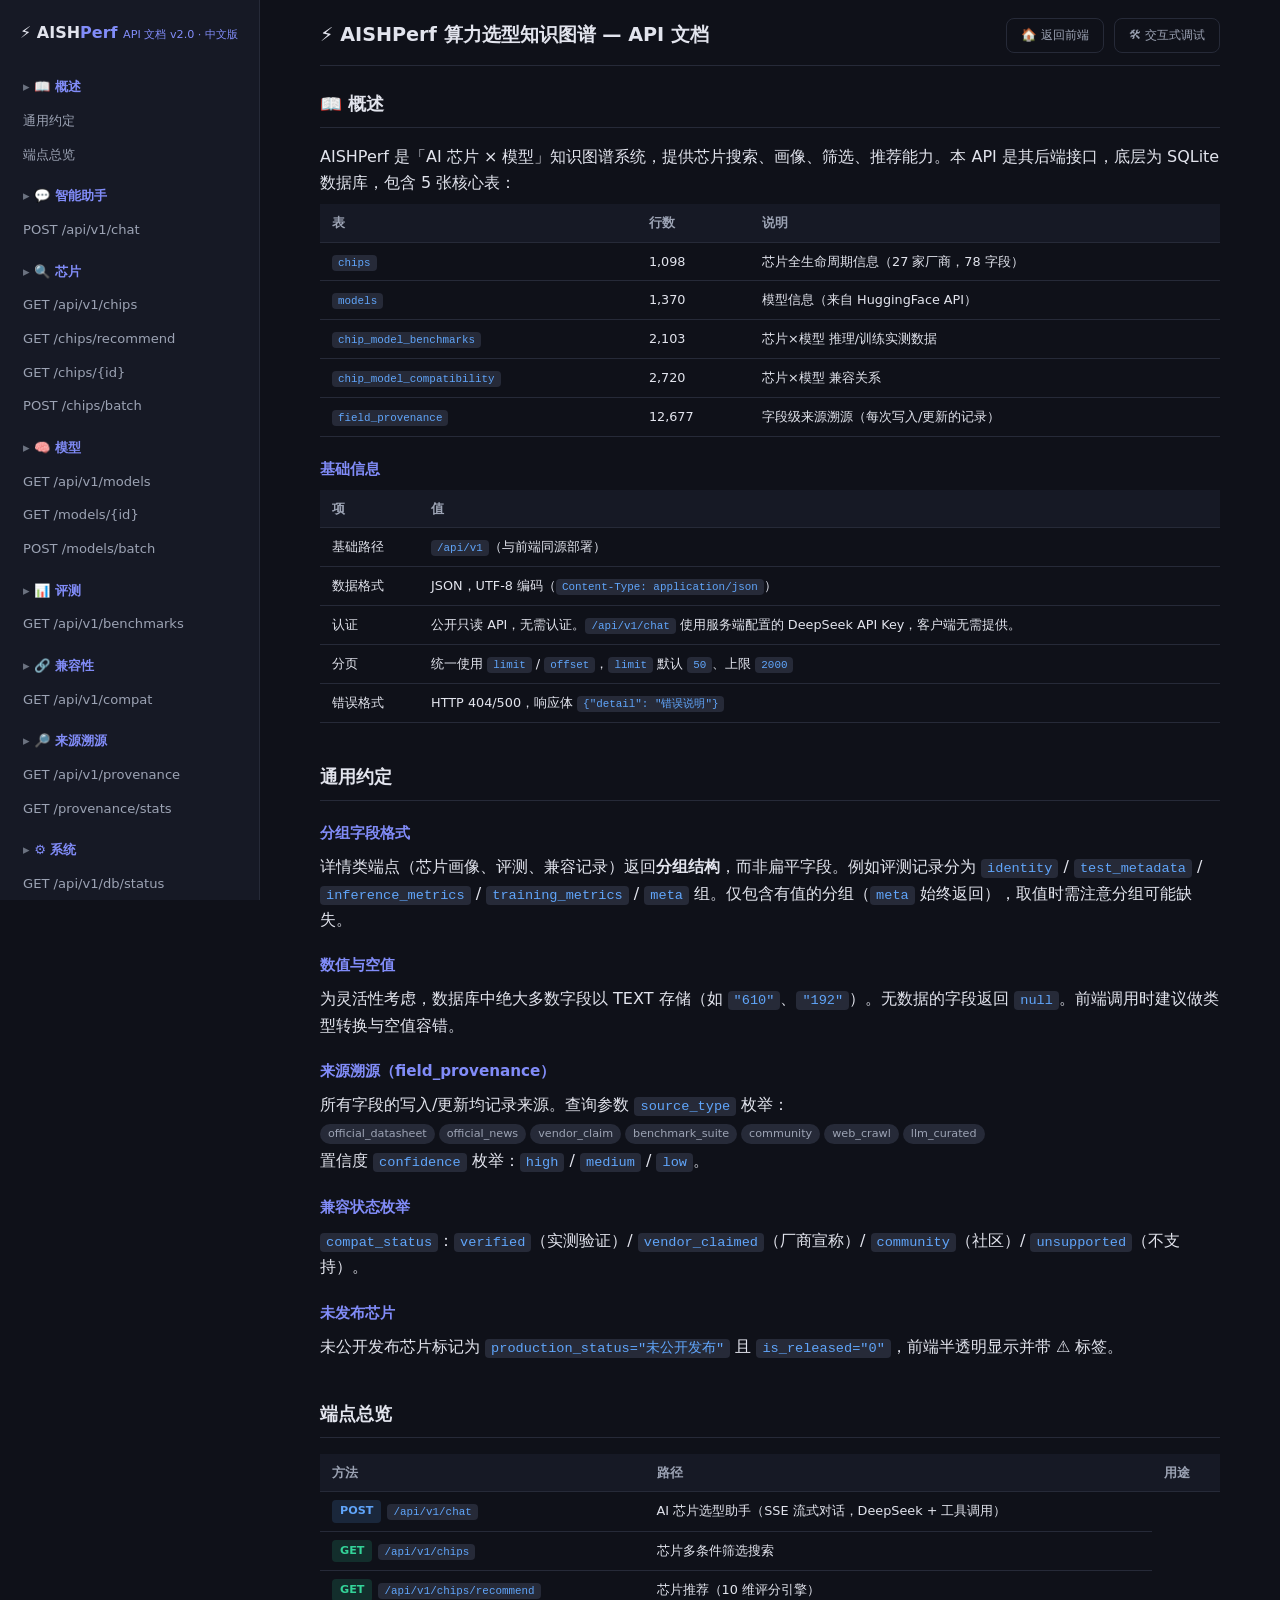
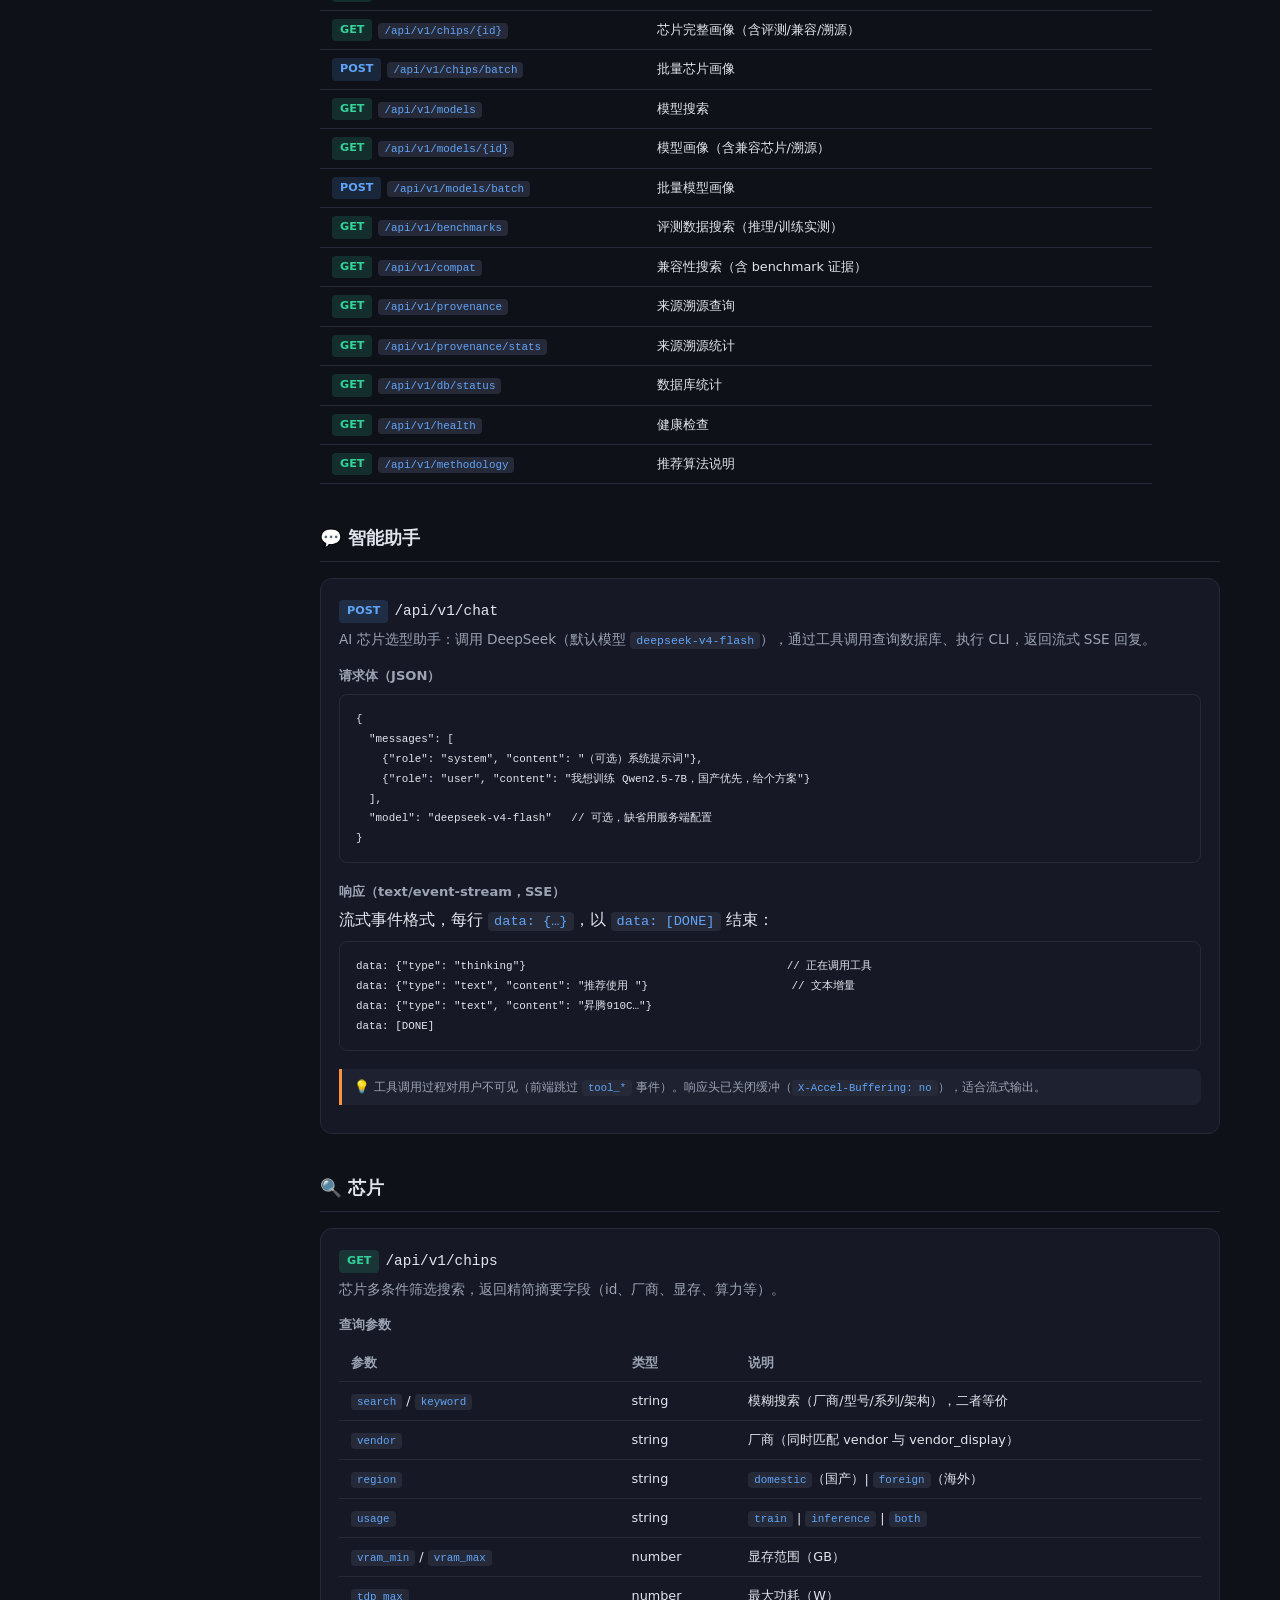
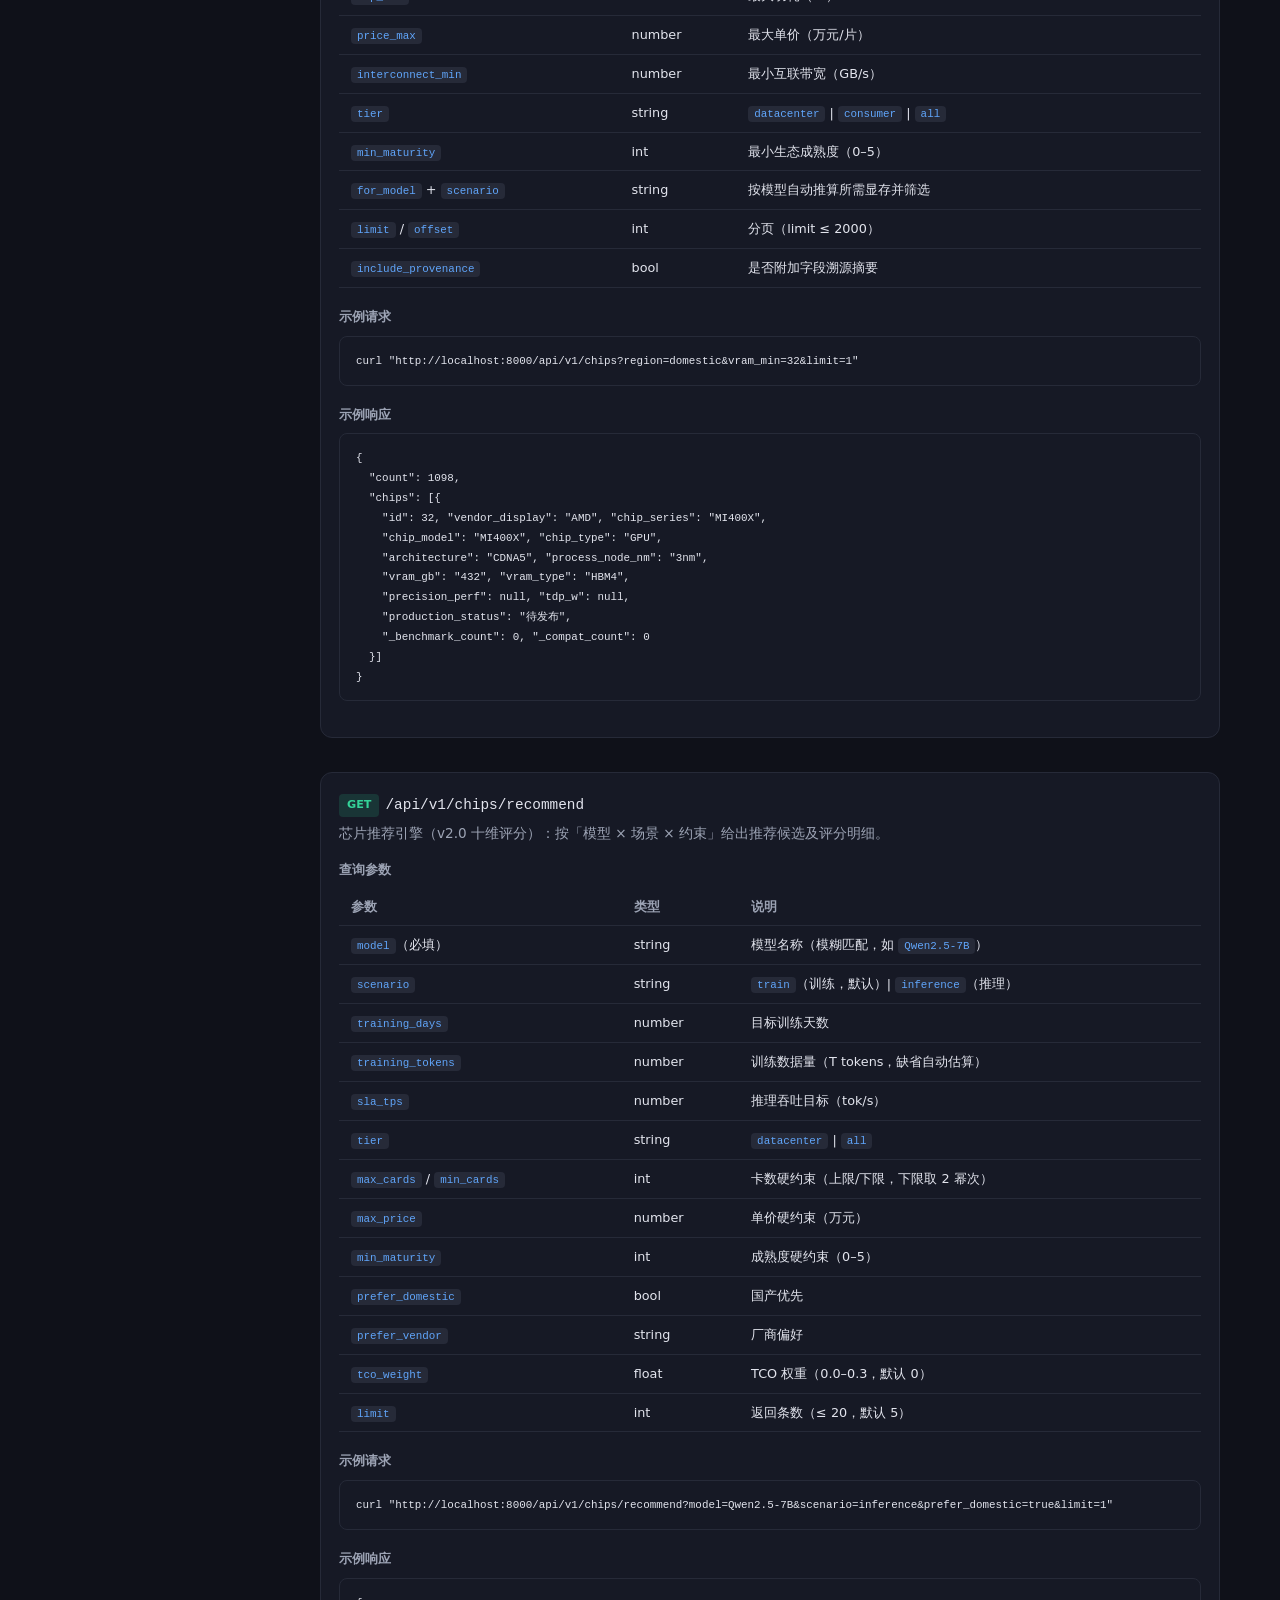
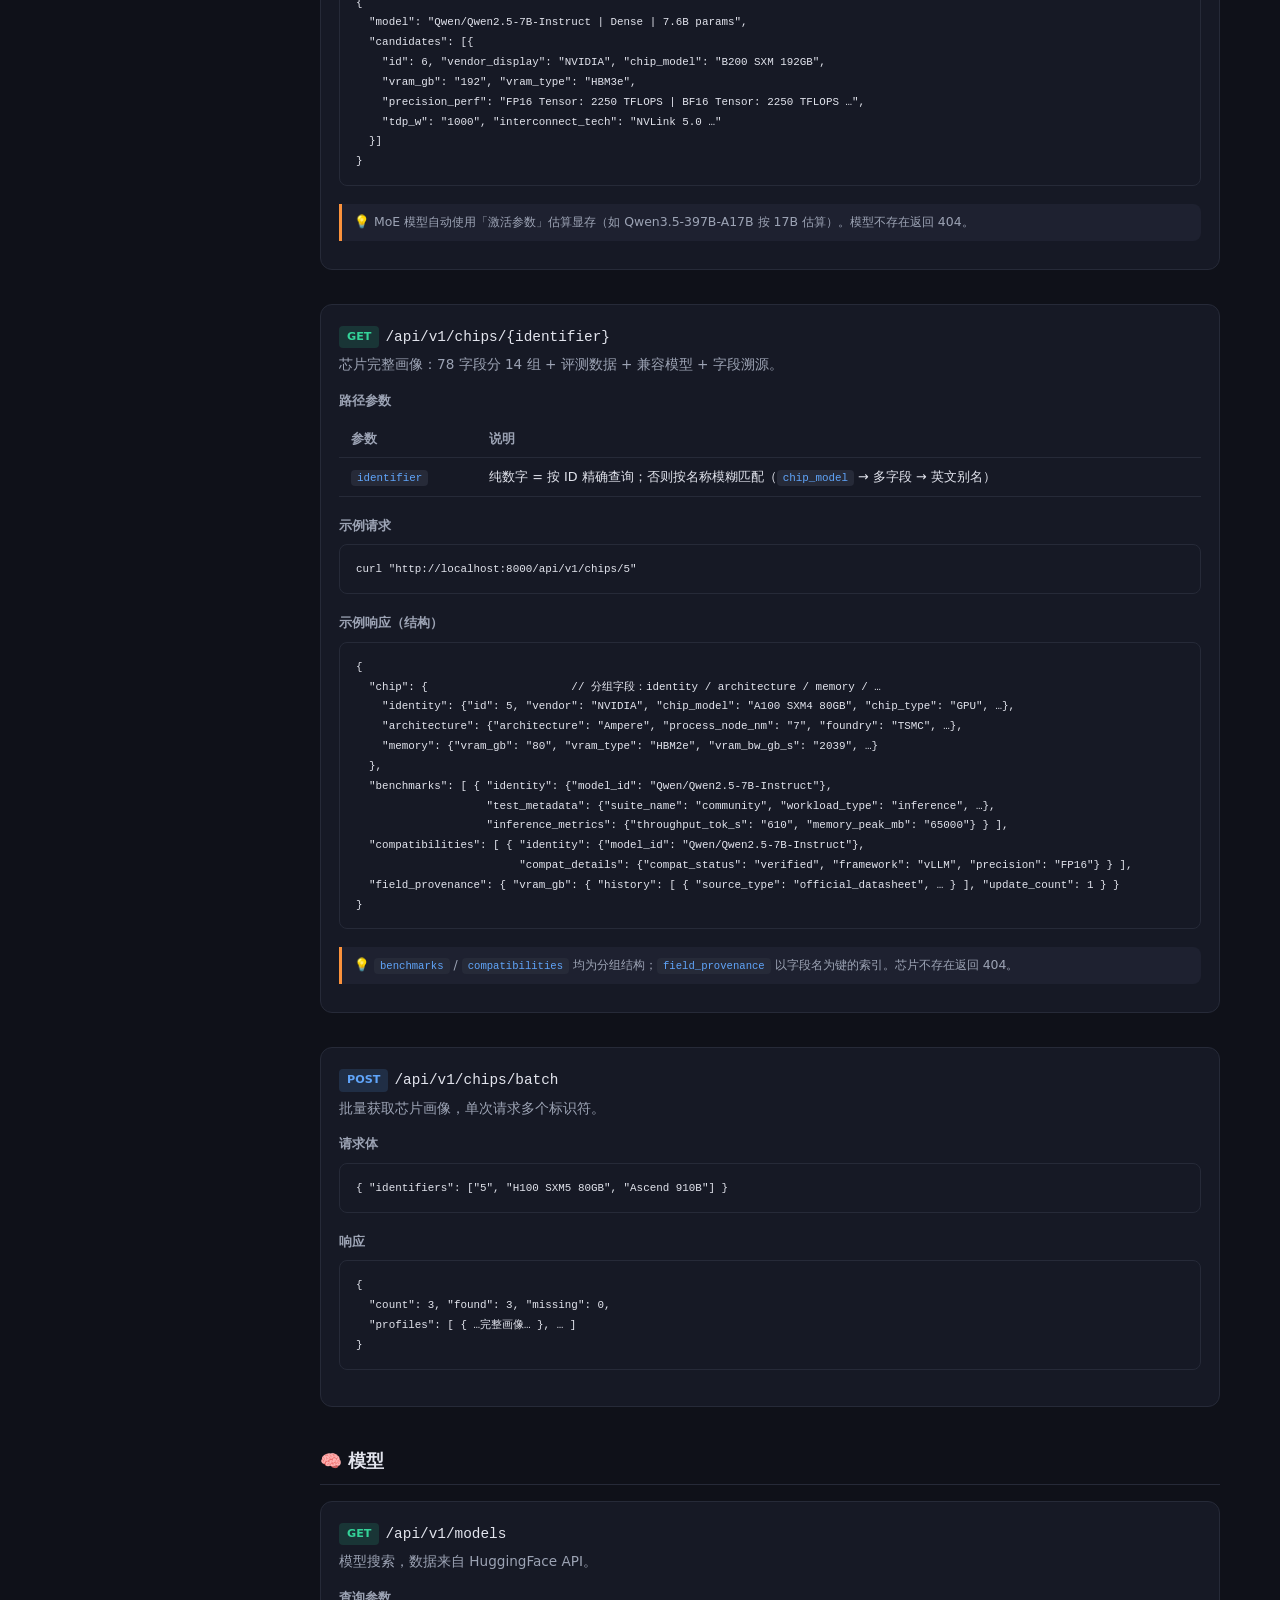
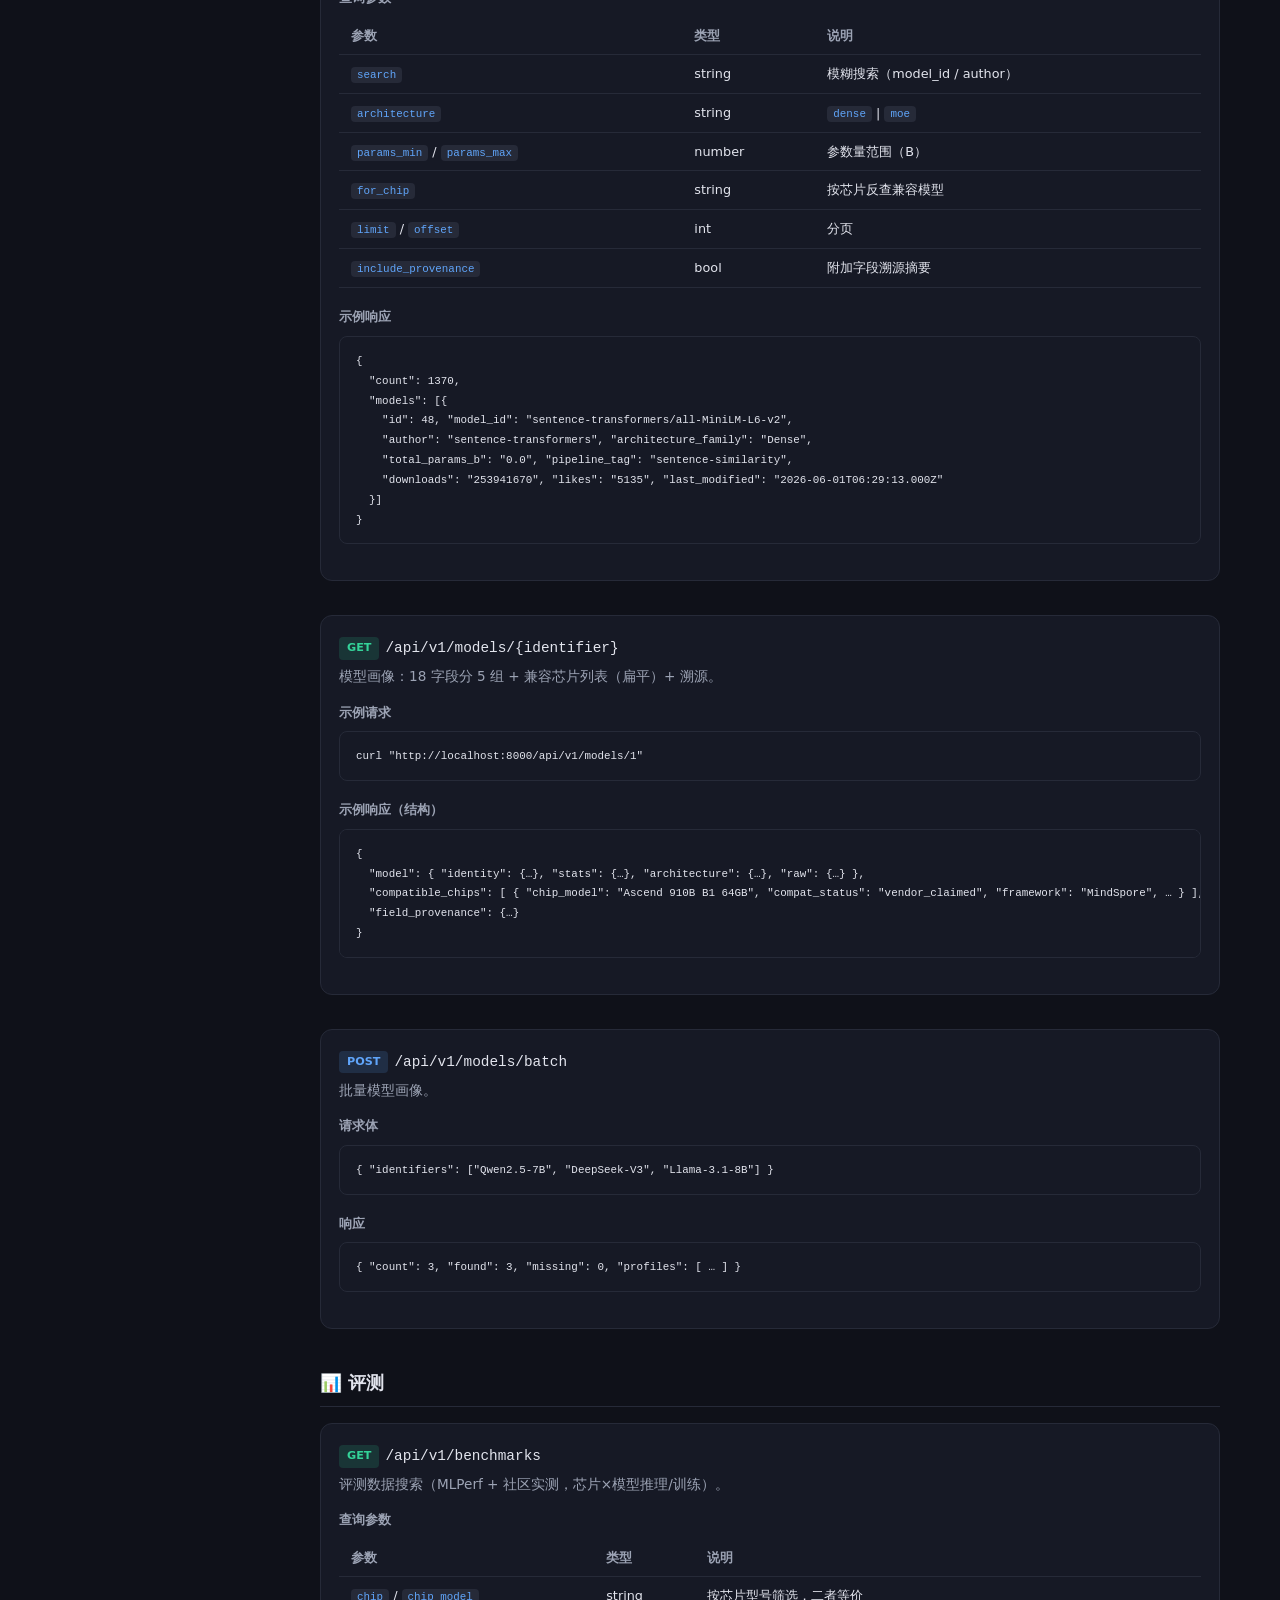
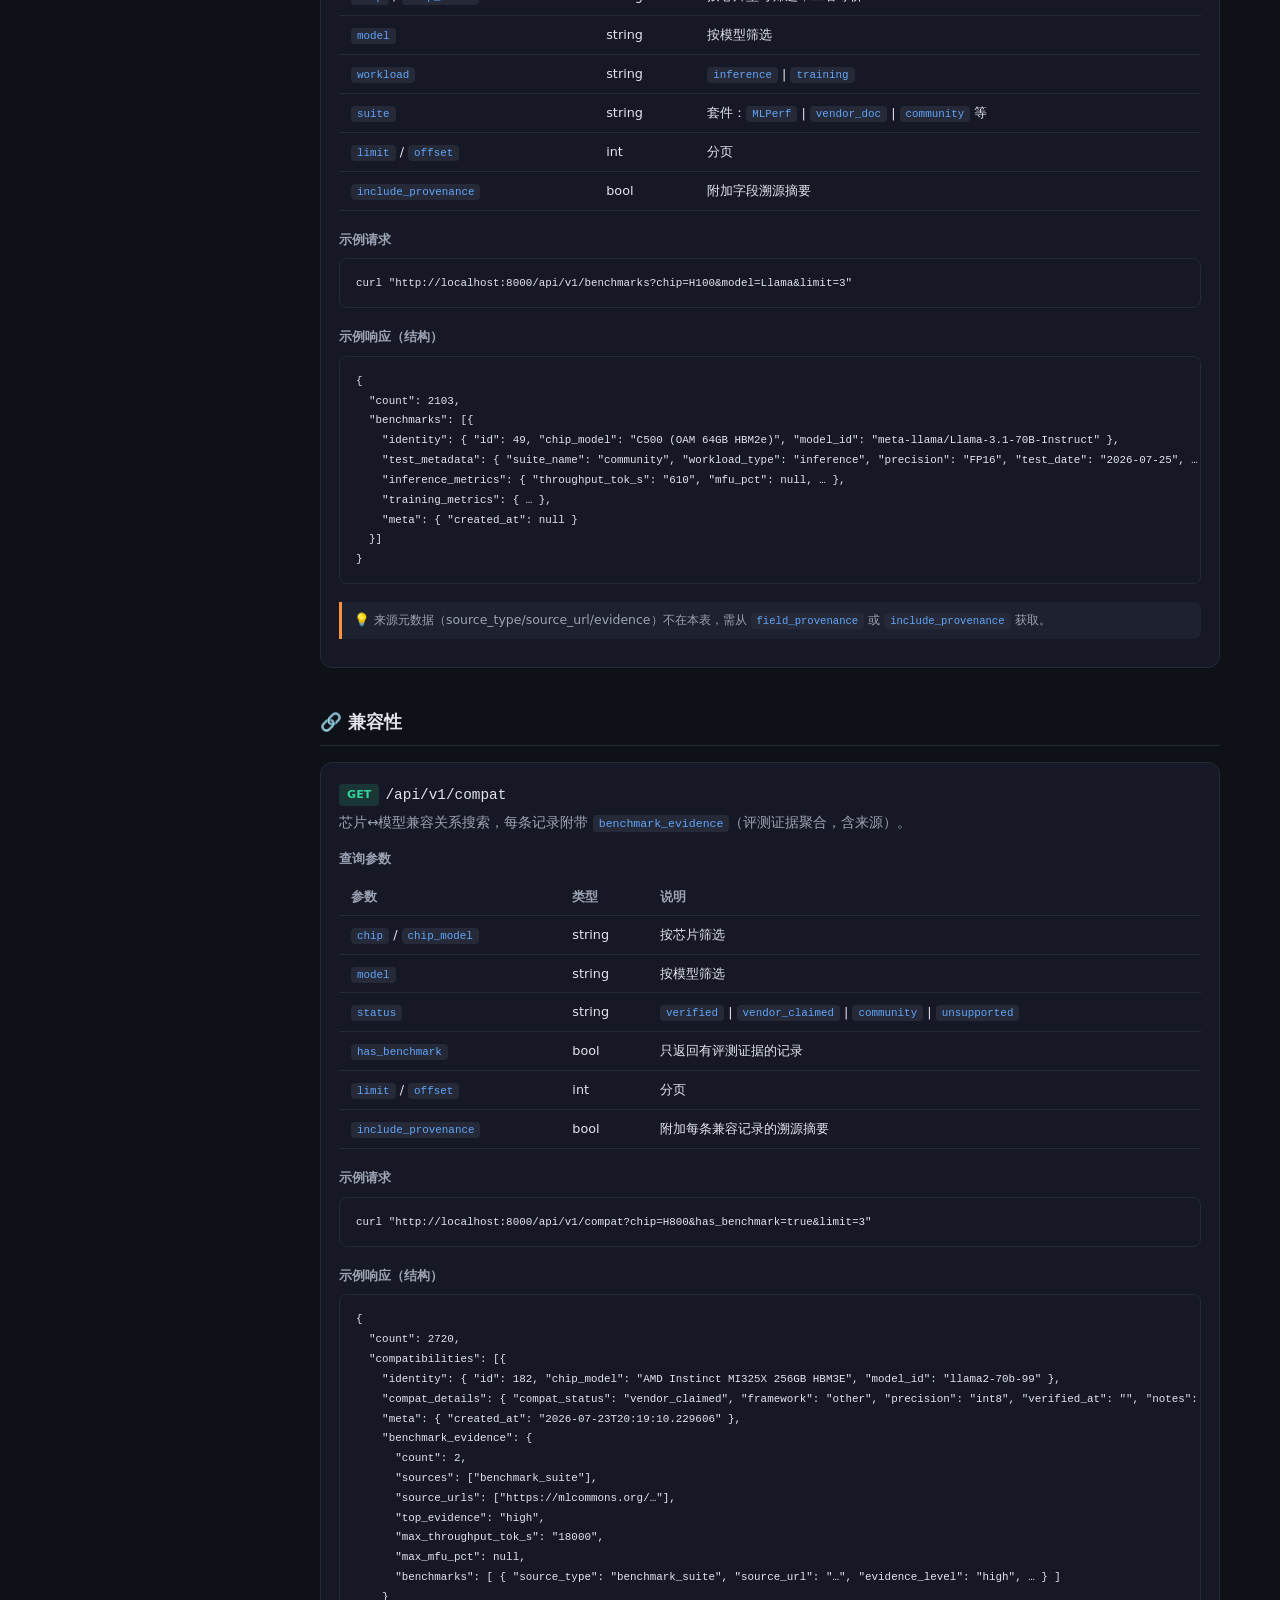
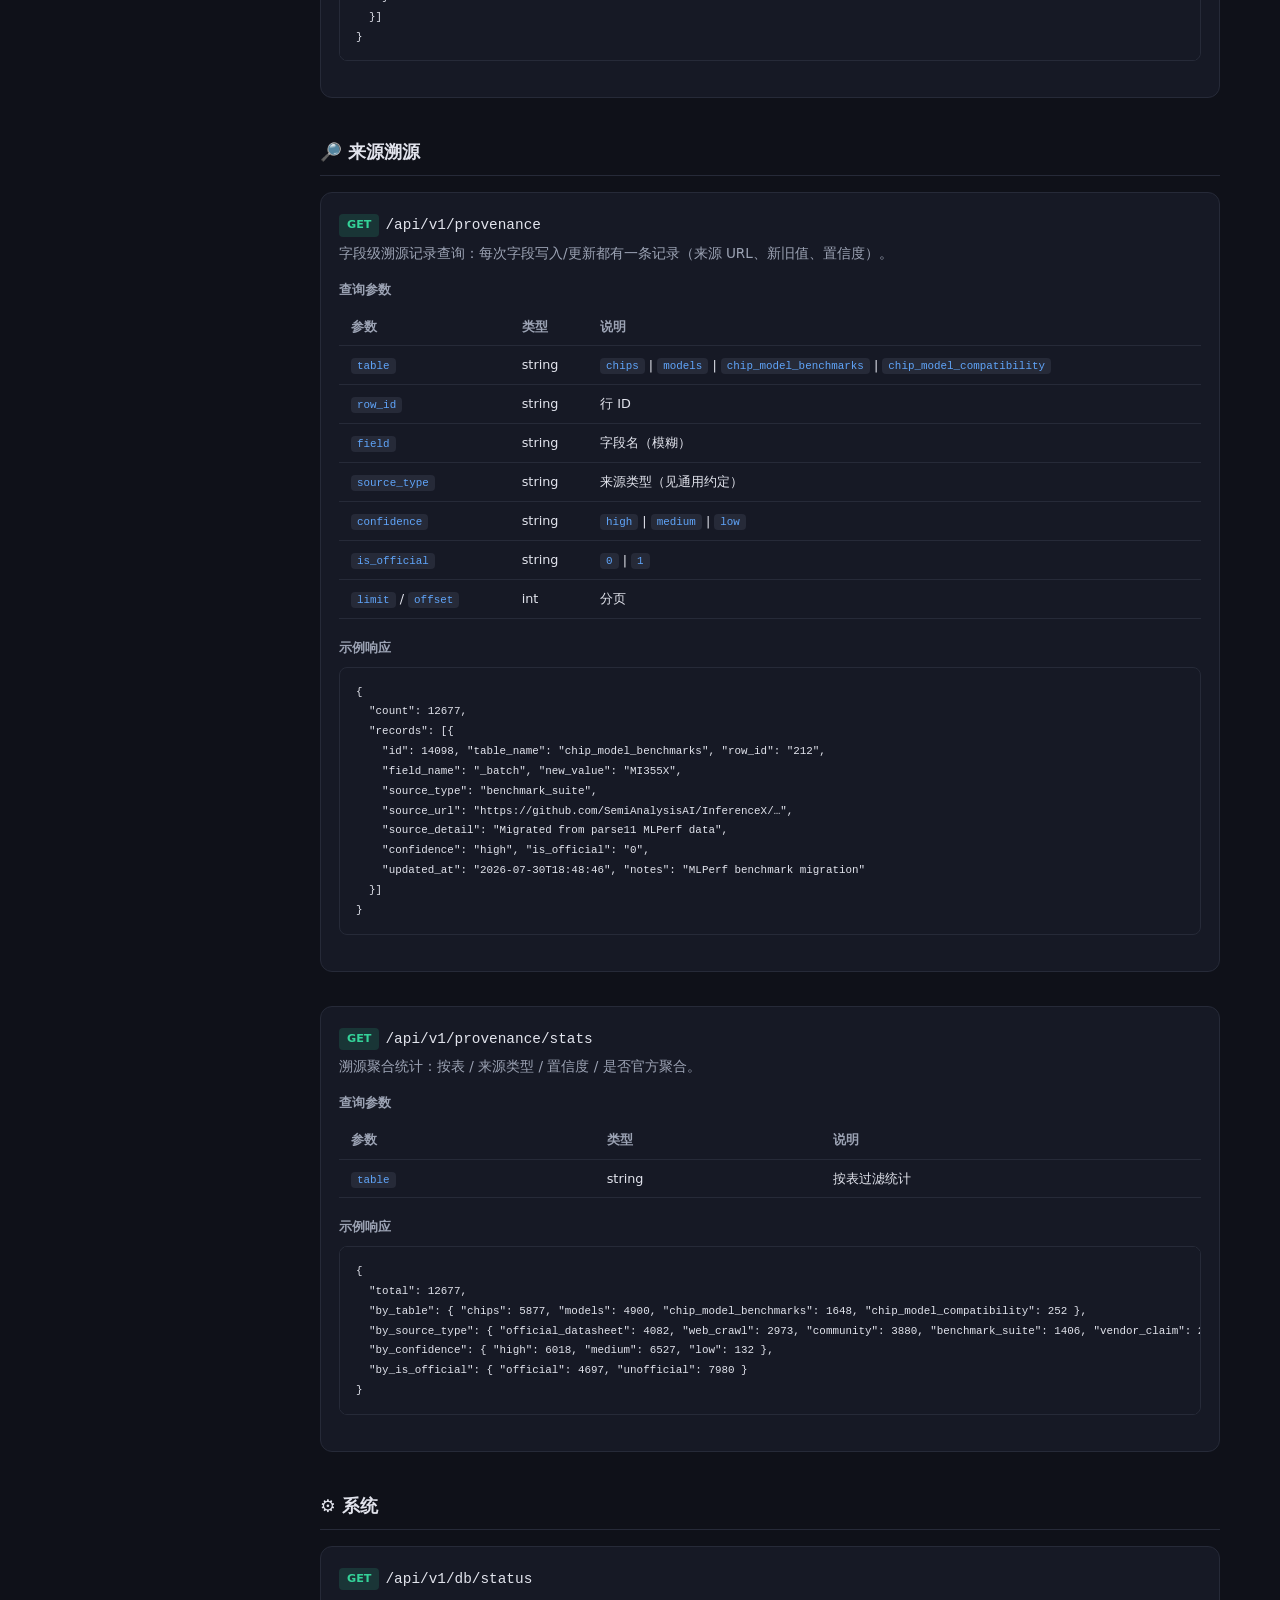
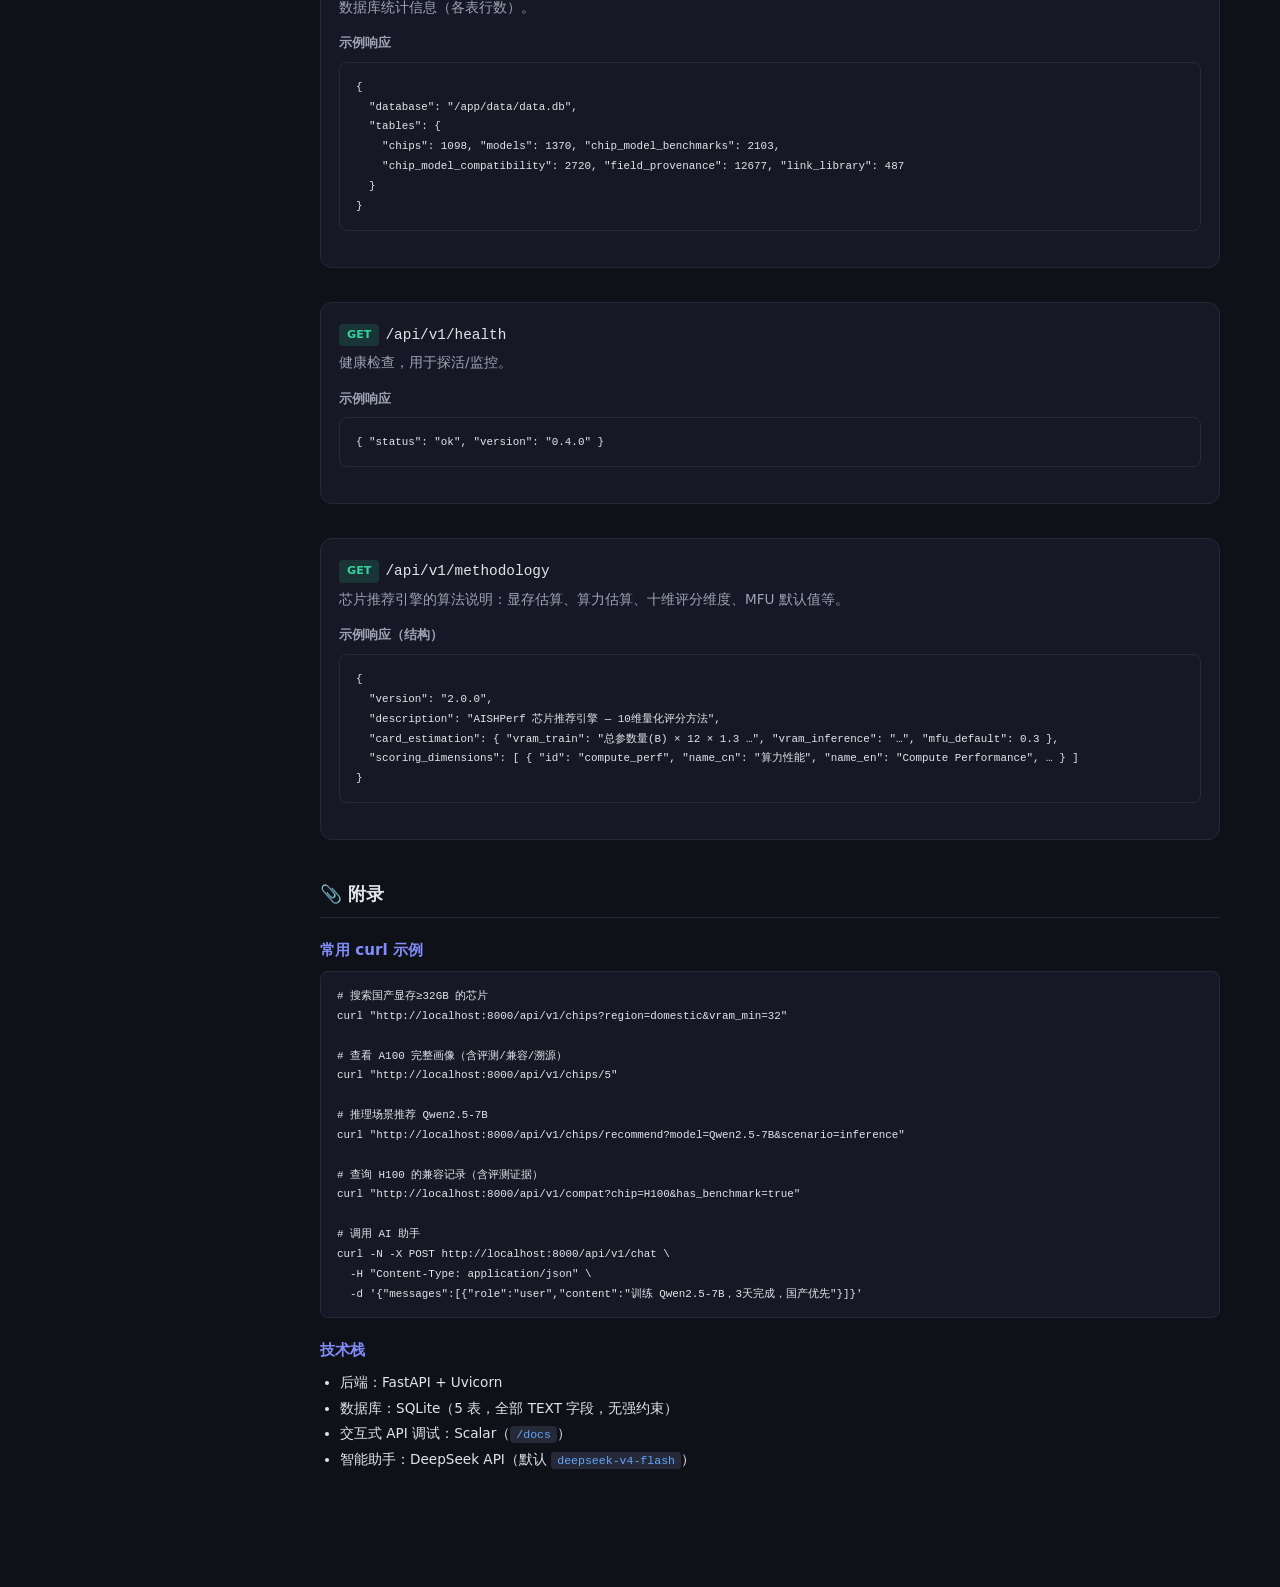
<file: static/api-docs.html>
<!DOCTYPE html>
<html lang="zh-CN">
<head>
<meta charset="UTF-8">
<meta name="viewport" content="width=device-width, initial-scale=1.0">
<title>API 文档 — AISHPerf 算力选型知识图谱</title>
<style>
*,*::before,*::after{box-sizing:border-box;margin:0;padding:0}
:root{
  --bg:#0f1119;--bg2:#161925;--bg3:#1e2130;--bg4:#262a38;
  --text:#e2e4ed;--text2:#9ca3b4;--text3:#6b7280;
  --accent:#818cf8;--accent2:#6366f1;--green:#34d399;--red:#f87171;
  --orange:#fb923c;--blue:#60a5fa;--purple:#c084fc;
  --radius:12px;--radius-sm:8px;--transition:0.2s ease;
}
html{font-size:16px;scroll-behavior:smooth}
body{
  font-family:'Segoe UI',system-ui,-apple-system,sans-serif;
  background:var(--bg);color:var(--text);line-height:1.65;
  display:flex;min-height:100vh;
}
a{color:var(--accent);text-decoration:none}
a:hover{text-decoration:underline}
code{
  font-family:Consolas,'Courier New',monospace;font-size:0.85em;
  background:var(--bg4);padding:2px 6px;border-radius:4px;color:var(--blue);
}
pre{
  background:var(--bg2);border:1px solid var(--bg4);border-radius:var(--radius-sm);
  padding:14px 16px;overflow-x:auto;font-size:0.8rem;line-height:1.55;
  margin:8px 0 18px;
}
pre code{background:none;padding:0;color:var(--text)}
table{width:100%;border-collapse:collapse;font-size:0.8rem;margin:8px 0 18px}
th,td{text-align:left;padding:8px 12px;border-bottom:1px solid var(--bg4);vertical-align:top}
th{color:var(--text2);font-weight:600;white-space:nowrap;background:var(--bg2)}
td code{white-space:nowrap}
.tag{display:inline-block;font-size:0.7rem;font-weight:700;padding:2px 8px;border-radius:4px;margin-right:6px;vertical-align:1px}
.m-get{background:rgba(52,211,153,.15);color:var(--green)}
.m-post{background:rgba(96,165,250,.15);color:var(--blue)}

/* ── Layout ── */
aside{
  width:260px;flex-shrink:0;background:var(--bg2);border-right:1px solid var(--bg4);
  position:sticky;top:0;height:100vh;overflow-y:auto;padding:20px 0;
}
aside .doc-logo{padding:0 20px 16px;font-size:1rem;font-weight:700}
aside .doc-logo span{color:var(--accent)}
aside .doc-sub{font-size:0.7rem;color:var(--text3);font-weight:400;margin-top:2px}
nav a{
  display:block;padding:6px 20px;color:var(--text2);font-size:0.82rem;
  border-left:3px solid transparent;transition:var(--transition);
}
nav a:hover{color:var(--text);background:var(--bg3);text-decoration:none}
nav a.section{color:var(--accent);font-weight:600;margin-top:8px}
nav a.section::before{content:'▸ ';color:var(--text3)}
nav a.active{color:var(--accent);border-left-color:var(--accent);background:var(--bg3)}

main{flex:1;max-width:980px;padding:0 40px 80px;margin:0 auto}
.topbar{
  display:flex;align-items:center;justify-content:space-between;gap:12px;
  position:sticky;top:0;background:var(--bg);z-index:10;padding:18px 0 12px;
  border-bottom:1px solid var(--bg4);margin-bottom:24px;
}
.topbar h1{font-size:1.2rem;font-weight:700}
.topbar .links{display:flex;gap:10px}
.topbar .links a{
  font-size:0.78rem;padding:6px 14px;border:1px solid var(--bg4);border-radius:var(--radius-sm);
  color:var(--text2);transition:var(--transition);
}
.topbar .links a:hover{color:var(--accent);background:var(--bg4);text-decoration:none}
section{margin-bottom:40px}
section h2{
  font-size:1.1rem;border-bottom:1px solid var(--bg4);padding-bottom:8px;margin-bottom:16px;
  color:var(--text);scroll-margin-top:80px;
}
section h2 .anchor{color:var(--text3);font-size:0.7rem;margin-left:8px;font-weight:400}
section h3{font-size:0.95rem;color:var(--accent);margin:20px 0 8px}
.ep{margin-bottom:34px;padding:18px;background:var(--bg2);border:1px solid var(--bg4);border-radius:var(--radius)}
.ep-path{font-family:Consolas,monospace;font-size:0.9rem;word-break:break-all}
.ep-desc{color:var(--text2);font-size:0.85rem;margin:4px 0 14px}
.ep-note{background:var(--bg3);border-left:3px solid var(--orange);padding:8px 12px;font-size:0.78rem;color:var(--text2);border-radius:0 var(--radius-sm) var(--radius-sm) 0;margin:10px 0}
h4{font-size:0.82rem;color:var(--text2);margin:12px 0 4px;font-weight:600}
.pill{display:inline-block;background:var(--bg4);color:var(--text2);font-size:0.7rem;padding:1px 8px;border-radius:10px;margin:0 4px 4px 0}
ul,ol{margin:6px 0 14px 20px;font-size:0.85rem}
li{margin:3px 0}
strong{color:var(--text)}
</style>
</head>
<body>

<aside>
  <div class="doc-logo">⚡ AISH<span>Perf</span> <span class="doc-sub">API 文档 v2.0 · 中文版</span></div>
  <nav id="toc">
    <a href="#overview" class="section">📖 概述</a>
    <a href="#conventions">通用约定</a>
    <a href="#endpoints">端点总览</a>
    <a href="#chat" class="section">💬 智能助手</a>
    <a href="#chat-post">POST /api/v1/chat</a>
    <a href="#chips" class="section">🔍 芯片</a>
    <a href="#chips-get">GET /api/v1/chips</a>
    <a href="#chips-recommend">GET /chips/recommend</a>
    <a href="#chips-id">GET /chips/{id}</a>
    <a href="#chips-batch">POST /chips/batch</a>
    <a href="#models" class="section">🧠 模型</a>
    <a href="#models-get">GET /api/v1/models</a>
    <a href="#models-id">GET /models/{id}</a>
    <a href="#models-batch">POST /models/batch</a>
    <a href="#benchmarks" class="section">📊 评测</a>
    <a href="#benchmarks-get">GET /api/v1/benchmarks</a>
    <a href="#compat" class="section">🔗 兼容性</a>
    <a href="#compat-get">GET /api/v1/compat</a>
    <a href="#provenance" class="section">🔎 来源溯源</a>
    <a href="#prov-get">GET /api/v1/provenance</a>
    <a href="#prov-stats">GET /provenance/stats</a>
    <a href="#system" class="section">⚙️ 系统</a>
    <a href="#sys-status">GET /api/v1/db/status</a>
    <a href="#sys-health">GET /api/v1/health</a>
    <a href="#sys-methodology">GET /api/v1/methodology</a>
    <a href="#appendix" class="section">📎 附录</a>
  </nav>
</aside>

<main>
<div class="topbar">
  <h1>⚡ AISHPerf 算力选型知识图谱 — API 文档</h1>
  <div class="links">
    <a href="/">🏠 返回前端</a>
    <a href="/docs" target="_blank" rel="noopener">🛠 交互式调试</a>
  </div>
</div>

<!-- ═══════ 概述 ═══════ -->
<section id="overview">
  <h2>📖 概述</h2>
  <p>AISHPerf 是「AI 芯片 × 模型」知识图谱系统，提供芯片搜索、画像、筛选、推荐能力。本 API 是其后端接口，底层为 SQLite 数据库，包含 5 张核心表：</p>
  <table>
    <tr><th>表</th><th>行数</th><th>说明</th></tr>
    <tr><td><code>chips</code></td><td>1,098</td><td>芯片全生命周期信息（27 家厂商，78 字段）</td></tr>
    <tr><td><code>models</code></td><td>1,370</td><td>模型信息（来自 HuggingFace API）</td></tr>
    <tr><td><code>chip_model_benchmarks</code></td><td>2,103</td><td>芯片×模型 推理/训练实测数据</td></tr>
    <tr><td><code>chip_model_compatibility</code></td><td>2,720</td><td>芯片×模型 兼容关系</td></tr>
    <tr><td><code>field_provenance</code></td><td>12,677</td><td>字段级来源溯源（每次写入/更新的记录）</td></tr>
  </table>
  <h3>基础信息</h3>
  <table>
    <tr><th>项</th><th>值</th></tr>
    <tr><td>基础路径</td><td><code>/api/v1</code>（与前端同源部署）</td></tr>
    <tr><td>数据格式</td><td>JSON，UTF-8 编码（<code>Content-Type: application/json</code>）</td></tr>
    <tr><td>认证</td><td>公开只读 API，无需认证。<code>/api/v1/chat</code> 使用服务端配置的 DeepSeek API Key，客户端无需提供。</td></tr>
    <tr><td>分页</td><td>统一使用 <code>limit</code> / <code>offset</code>，<code>limit</code> 默认 <code>50</code>、上限 <code>2000</code></td></tr>
    <tr><td>错误格式</td><td>HTTP 404/500，响应体 <code>{"detail": "错误说明"}</code></td></tr>
  </table>
</section>

<!-- ═══════ 通用约定 ═══════ -->
<section id="conventions">
  <h2>通用约定</h2>
  <h3>分组字段格式</h3>
  <p>详情类端点（芯片画像、评测、兼容记录）返回<strong>分组结构</strong>，而非扁平字段。例如评测记录分为 <code>identity</code> / <code>test_metadata</code> / <code>inference_metrics</code> / <code>training_metrics</code> / <code>meta</code> 组。仅包含有值的分组（<code>meta</code> 始终返回），取值时需注意分组可能缺失。</p>
  <h3>数值与空值</h3>
  <p>为灵活性考虑，数据库中绝大多数字段以 TEXT 存储（如 <code>"610"</code>、<code>"192"</code>）。无数据的字段返回 <code>null</code>。前端调用时建议做类型转换与空值容错。</p>
  <h3>来源溯源（field_provenance）</h3>
  <p>所有字段的写入/更新均记录来源。查询参数 <code>source_type</code> 枚举：</p>
  <p>
    <span class="pill">official_datasheet</span><span class="pill">official_news</span><span class="pill">vendor_claim</span><span class="pill">benchmark_suite</span><span class="pill">community</span><span class="pill">web_crawl</span><span class="pill">llm_curated</span>
  </p>
  <p>置信度 <code>confidence</code> 枚举：<code>high</code> / <code>medium</code> / <code>low</code>。</p>
  <h3>兼容状态枚举</h3>
  <p><code>compat_status</code>：<code>verified</code>（实测验证）/ <code>vendor_claimed</code>（厂商宣称）/ <code>community</code>（社区）/ <code>unsupported</code>（不支持）。</p>
  <h3>未发布芯片</h3>
  <p>未公开发布芯片标记为 <code>production_status="未公开发布"</code> 且 <code>is_released="0"</code>，前端半透明显示并带 ⚠ 标签。</p>
</section>

<!-- ═══════ 端点总览 ═══════ -->
<section id="endpoints">
  <h2>端点总览</h2>
  <table>
    <tr><th>方法</th><th>路径</th><th>用途</th></tr>
    <tr><td><span class="tag m-post">POST</span><code>/api/v1/chat</code></td><td>AI 芯片选型助手（SSE 流式对话，DeepSeek + 工具调用）</td></tr>
    <tr><td><span class="tag m-get">GET</span><code>/api/v1/chips</code></td><td>芯片多条件筛选搜索</td></tr>
    <tr><td><span class="tag m-get">GET</span><code>/api/v1/chips/recommend</code></td><td>芯片推荐（10 维评分引擎）</td></tr>
    <tr><td><span class="tag m-get">GET</span><code>/api/v1/chips/{id}</code></td><td>芯片完整画像（含评测/兼容/溯源）</td></tr>
    <tr><td><span class="tag m-post">POST</span><code>/api/v1/chips/batch</code></td><td>批量芯片画像</td></tr>
    <tr><td><span class="tag m-get">GET</span><code>/api/v1/models</code></td><td>模型搜索</td></tr>
    <tr><td><span class="tag m-get">GET</span><code>/api/v1/models/{id}</code></td><td>模型画像（含兼容芯片/溯源）</td></tr>
    <tr><td><span class="tag m-post">POST</span><code>/api/v1/models/batch</code></td><td>批量模型画像</td></tr>
    <tr><td><span class="tag m-get">GET</span><code>/api/v1/benchmarks</code></td><td>评测数据搜索（推理/训练实测）</td></tr>
    <tr><td><span class="tag m-get">GET</span><code>/api/v1/compat</code></td><td>兼容性搜索（含 benchmark 证据）</td></tr>
    <tr><td><span class="tag m-get">GET</span><code>/api/v1/provenance</code></td><td>来源溯源查询</td></tr>
    <tr><td><span class="tag m-get">GET</span><code>/api/v1/provenance/stats</code></td><td>来源溯源统计</td></tr>
    <tr><td><span class="tag m-get">GET</span><code>/api/v1/db/status</code></td><td>数据库统计</td></tr>
    <tr><td><span class="tag m-get">GET</span><code>/api/v1/health</code></td><td>健康检查</td></tr>
    <tr><td><span class="tag m-get">GET</span><code>/api/v1/methodology</code></td><td>推荐算法说明</td></tr>
  </table>
</section>

<!-- ═══════ 智能助手 ═══════ -->
<section id="chat">
  <h2>💬 智能助手</h2>

  <div class="ep" id="chat-post">
    <div><span class="tag m-post">POST</span><span class="ep-path">/api/v1/chat</span></div>
    <p class="ep-desc">AI 芯片选型助手：调用 DeepSeek（默认模型 <code>deepseek-v4-flash</code>），通过工具调用查询数据库、执行 CLI，返回流式 SSE 回复。</p>
    <h4>请求体（JSON）</h4>
    <pre><code>{
  "messages": [
    {"role": "system", "content": "（可选）系统提示词"},
    {"role": "user", "content": "我想训练 Qwen2.5-7B，国产优先，给个方案"}
  ],
  "model": "deepseek-v4-flash"   // 可选，缺省用服务端配置
}</code></pre>
    <h4>响应（text/event-stream，SSE）</h4>
    <p>流式事件格式，每行 <code>data: {…}</code>，以 <code>data: [DONE]</code> 结束：</p>
    <pre><code>data: {"type": "thinking"}                                        // 正在调用工具
data: {"type": "text", "content": "推荐使用 "}                      // 文本增量
data: {"type": "text", "content": "昇腾910C…"}
data: [DONE]</code></pre>
    <div class="ep-note">💡 工具调用过程对用户不可见（前端跳过 <code>tool_*</code> 事件）。响应头已关闭缓冲（<code>X-Accel-Buffering: no</code>），适合流式输出。</div>
  </div>
</section>

<!-- ═══════ 芯片 ═══════ -->
<section id="chips">
  <h2>🔍 芯片</h2>

  <div class="ep" id="chips-get">
    <div><span class="tag m-get">GET</span><span class="ep-path">/api/v1/chips</span></div>
    <p class="ep-desc">芯片多条件筛选搜索，返回精简摘要字段（id、厂商、显存、算力等）。</p>
    <h4>查询参数</h4>
    <table>
      <tr><th>参数</th><th>类型</th><th>说明</th></tr>
      <tr><td><code>search</code> / <code>keyword</code></td><td>string</td><td>模糊搜索（厂商/型号/系列/架构），二者等价</td></tr>
      <tr><td><code>vendor</code></td><td>string</td><td>厂商（同时匹配 vendor 与 vendor_display）</td></tr>
      <tr><td><code>region</code></td><td>string</td><td><code>domestic</code>（国产）| <code>foreign</code>（海外）</td></tr>
      <tr><td><code>usage</code></td><td>string</td><td><code>train</code> | <code>inference</code> | <code>both</code></td></tr>
      <tr><td><code>vram_min</code> / <code>vram_max</code></td><td>number</td><td>显存范围（GB）</td></tr>
      <tr><td><code>tdp_max</code></td><td>number</td><td>最大功耗（W）</td></tr>
      <tr><td><code>price_max</code></td><td>number</td><td>最大单价（万元/片）</td></tr>
      <tr><td><code>interconnect_min</code></td><td>number</td><td>最小互联带宽（GB/s）</td></tr>
      <tr><td><code>tier</code></td><td>string</td><td><code>datacenter</code> | <code>consumer</code> | <code>all</code></td></tr>
      <tr><td><code>min_maturity</code></td><td>int</td><td>最小生态成熟度（0–5）</td></tr>
      <tr><td><code>for_model</code> + <code>scenario</code></td><td>string</td><td>按模型自动推算所需显存并筛选</td></tr>
      <tr><td><code>limit</code> / <code>offset</code></td><td>int</td><td>分页（limit ≤ 2000）</td></tr>
      <tr><td><code>include_provenance</code></td><td>bool</td><td>是否附加字段溯源摘要</td></tr>
    </table>
    <h4>示例请求</h4>
    <pre><code>curl "http://localhost:8000/api/v1/chips?region=domestic&vram_min=32&limit=1"</code></pre>
    <h4>示例响应</h4>
    <pre><code>{
  "count": 1098,
  "chips": [{
    "id": 32, "vendor_display": "AMD", "chip_series": "MI400X",
    "chip_model": "MI400X", "chip_type": "GPU",
    "architecture": "CDNA5", "process_node_nm": "3nm",
    "vram_gb": "432", "vram_type": "HBM4",
    "precision_perf": null, "tdp_w": null,
    "production_status": "待发布",
    "_benchmark_count": 0, "_compat_count": 0
  }]
}</code></pre>
  </div>

  <div class="ep" id="chips-recommend">
    <div><span class="tag m-get">GET</span><span class="ep-path">/api/v1/chips/recommend</span></div>
    <p class="ep-desc">芯片推荐引擎（v2.0 十维评分）：按「模型 × 场景 × 约束」给出推荐候选及评分明细。</p>
    <h4>查询参数</h4>
    <table>
      <tr><th>参数</th><th>类型</th><th>说明</th></tr>
      <tr><td><code>model</code>（必填）</td><td>string</td><td>模型名称（模糊匹配，如 <code>Qwen2.5-7B</code>）</td></tr>
      <tr><td><code>scenario</code></td><td>string</td><td><code>train</code>（训练，默认）| <code>inference</code>（推理）</td></tr>
      <tr><td><code>training_days</code></td><td>number</td><td>目标训练天数</td></tr>
      <tr><td><code>training_tokens</code></td><td>number</td><td>训练数据量（T tokens，缺省自动估算）</td></tr>
      <tr><td><code>sla_tps</code></td><td>number</td><td>推理吞吐目标（tok/s）</td></tr>
      <tr><td><code>tier</code></td><td>string</td><td><code>datacenter</code> | <code>all</code></td></tr>
      <tr><td><code>max_cards</code> / <code>min_cards</code></td><td>int</td><td>卡数硬约束（上限/下限，下限取 2 幂次）</td></tr>
      <tr><td><code>max_price</code></td><td>number</td><td>单价硬约束（万元）</td></tr>
      <tr><td><code>min_maturity</code></td><td>int</td><td>成熟度硬约束（0–5）</td></tr>
      <tr><td><code>prefer_domestic</code></td><td>bool</td><td>国产优先</td></tr>
      <tr><td><code>prefer_vendor</code></td><td>string</td><td>厂商偏好</td></tr>
      <tr><td><code>tco_weight</code></td><td>float</td><td>TCO 权重（0.0–0.3，默认 0）</td></tr>
      <tr><td><code>limit</code></td><td>int</td><td>返回条数（≤ 20，默认 5）</td></tr>
    </table>
    <h4>示例请求</h4>
    <pre><code>curl "http://localhost:8000/api/v1/chips/recommend?model=Qwen2.5-7B&scenario=inference&prefer_domestic=true&limit=1"</code></pre>
    <h4>示例响应</h4>
    <pre><code>{
  "model": "Qwen/Qwen2.5-7B-Instruct | Dense | 7.6B params",
  "candidates": [{
    "id": 6, "vendor_display": "NVIDIA", "chip_model": "B200 SXM 192GB",
    "vram_gb": "192", "vram_type": "HBM3e",
    "precision_perf": "FP16 Tensor: 2250 TFLOPS | BF16 Tensor: 2250 TFLOPS …",
    "tdp_w": "1000", "interconnect_tech": "NVLink 5.0 …"
  }]
}</code></pre>
    <div class="ep-note">💡 MoE 模型自动使用「激活参数」估算显存（如 Qwen3.5-397B-A17B 按 17B 估算）。模型不存在返回 404。</div>
  </div>

  <div class="ep" id="chips-id">
    <div><span class="tag m-get">GET</span><span class="ep-path">/api/v1/chips/{identifier}</span></div>
    <p class="ep-desc">芯片完整画像：78 字段分 14 组 + 评测数据 + 兼容模型 + 字段溯源。</p>
    <h4>路径参数</h4>
    <table>
      <tr><th>参数</th><th>说明</th></tr>
      <tr><td><code>identifier</code></td><td>纯数字 = 按 ID 精确查询；否则按名称模糊匹配（<code>chip_model</code> → 多字段 → 英文别名）</td></tr>
    </table>
    <h4>示例请求</h4>
    <pre><code>curl "http://localhost:8000/api/v1/chips/5"</code></pre>
    <h4>示例响应（结构）</h4>
    <pre><code>{
  "chip": {                      // 分组字段：identity / architecture / memory / …
    "identity": {"id": 5, "vendor": "NVIDIA", "chip_model": "A100 SXM4 80GB", "chip_type": "GPU", …},
    "architecture": {"architecture": "Ampere", "process_node_nm": "7", "foundry": "TSMC", …},
    "memory": {"vram_gb": "80", "vram_type": "HBM2e", "vram_bw_gb_s": "2039", …}
  },
  "benchmarks": [ { "identity": {"model_id": "Qwen/Qwen2.5-7B-Instruct"},
                    "test_metadata": {"suite_name": "community", "workload_type": "inference", …},
                    "inference_metrics": {"throughput_tok_s": "610", "memory_peak_mb": "65000"} } ],
  "compatibilities": [ { "identity": {"model_id": "Qwen/Qwen2.5-7B-Instruct"},
                         "compat_details": {"compat_status": "verified", "framework": "vLLM", "precision": "FP16"} } ],
  "field_provenance": { "vram_gb": { "history": [ { "source_type": "official_datasheet", … } ], "update_count": 1 } }
}</code></pre>
    <div class="ep-note">💡 <code>benchmarks</code> / <code>compatibilities</code> 均为分组结构；<code>field_provenance</code> 以字段名为键的索引。芯片不存在返回 404。</div>
  </div>

  <div class="ep" id="chips-batch">
    <div><span class="tag m-post">POST</span><span class="ep-path">/api/v1/chips/batch</span></div>
    <p class="ep-desc">批量获取芯片画像，单次请求多个标识符。</p>
    <h4>请求体</h4>
    <pre><code>{ "identifiers": ["5", "H100 SXM5 80GB", "Ascend 910B"] }</code></pre>
    <h4>响应</h4>
    <pre><code>{
  "count": 3, "found": 3, "missing": 0,
  "profiles": [ { …完整画像… }, … ]
}</code></pre>
  </div>
</section>

<!-- ═══════ 模型 ═══════ -->
<section id="models">
  <h2>🧠 模型</h2>

  <div class="ep" id="models-get">
    <div><span class="tag m-get">GET</span><span class="ep-path">/api/v1/models</span></div>
    <p class="ep-desc">模型搜索，数据来自 HuggingFace API。</p>
    <h4>查询参数</h4>
    <table>
      <tr><th>参数</th><th>类型</th><th>说明</th></tr>
      <tr><td><code>search</code></td><td>string</td><td>模糊搜索（model_id / author）</td></tr>
      <tr><td><code>architecture</code></td><td>string</td><td><code>dense</code> | <code>moe</code></td></tr>
      <tr><td><code>params_min</code> / <code>params_max</code></td><td>number</td><td>参数量范围（B）</td></tr>
      <tr><td><code>for_chip</code></td><td>string</td><td>按芯片反查兼容模型</td></tr>
      <tr><td><code>limit</code> / <code>offset</code></td><td>int</td><td>分页</td></tr>
      <tr><td><code>include_provenance</code></td><td>bool</td><td>附加字段溯源摘要</td></tr>
    </table>
    <h4>示例响应</h4>
    <pre><code>{
  "count": 1370,
  "models": [{
    "id": 48, "model_id": "sentence-transformers/all-MiniLM-L6-v2",
    "author": "sentence-transformers", "architecture_family": "Dense",
    "total_params_b": "0.0", "pipeline_tag": "sentence-similarity",
    "downloads": "253941670", "likes": "5135", "last_modified": "2026-06-01T06:29:13.000Z"
  }]
}</code></pre>
  </div>

  <div class="ep" id="models-id">
    <div><span class="tag m-get">GET</span><span class="ep-path">/api/v1/models/{identifier}</span></div>
    <p class="ep-desc">模型画像：18 字段分 5 组 + 兼容芯片列表（扁平）+ 溯源。</p>
    <h4>示例请求</h4>
    <pre><code>curl "http://localhost:8000/api/v1/models/1"</code></pre>
    <h4>示例响应（结构）</h4>
    <pre><code>{
  "model": { "identity": {…}, "stats": {…}, "architecture": {…}, "raw": {…} },
  "compatible_chips": [ { "chip_model": "Ascend 910B B1 64GB", "compat_status": "vendor_claimed", "framework": "MindSpore", … } ],
  "field_provenance": {…}
}</code></pre>
  </div>

  <div class="ep" id="models-batch">
    <div><span class="tag m-post">POST</span><span class="ep-path">/api/v1/models/batch</span></div>
    <p class="ep-desc">批量模型画像。</p>
    <h4>请求体</h4>
    <pre><code>{ "identifiers": ["Qwen2.5-7B", "DeepSeek-V3", "Llama-3.1-8B"] }</code></pre>
    <h4>响应</h4>
    <pre><code>{ "count": 3, "found": 3, "missing": 0, "profiles": [ … ] }</code></pre>
  </div>
</section>

<!-- ═══════ 评测 ═══════ -->
<section id="benchmarks">
  <h2>📊 评测</h2>

  <div class="ep" id="benchmarks-get">
    <div><span class="tag m-get">GET</span><span class="ep-path">/api/v1/benchmarks</span></div>
    <p class="ep-desc">评测数据搜索（MLPerf + 社区实测，芯片×模型推理/训练）。</p>
    <h4>查询参数</h4>
    <table>
      <tr><th>参数</th><th>类型</th><th>说明</th></tr>
      <tr><td><code>chip</code> / <code>chip_model</code></td><td>string</td><td>按芯片型号筛选，二者等价</td></tr>
      <tr><td><code>model</code></td><td>string</td><td>按模型筛选</td></tr>
      <tr><td><code>workload</code></td><td>string</td><td><code>inference</code> | <code>training</code></td></tr>
      <tr><td><code>suite</code></td><td>string</td><td>套件：<code>MLPerf</code> | <code>vendor_doc</code> | <code>community</code> 等</td></tr>
      <tr><td><code>limit</code> / <code>offset</code></td><td>int</td><td>分页</td></tr>
      <tr><td><code>include_provenance</code></td><td>bool</td><td>附加字段溯源摘要</td></tr>
    </table>
    <h4>示例请求</h4>
    <pre><code>curl "http://localhost:8000/api/v1/benchmarks?chip=H100&model=Llama&limit=3"</code></pre>
    <h4>示例响应（结构）</h4>
    <pre><code>{
  "count": 2103,
  "benchmarks": [{
    "identity": { "id": 49, "chip_model": "C500 (OAM 64GB HBM2e)", "model_id": "meta-llama/Llama-3.1-70B-Instruct" },
    "test_metadata": { "suite_name": "community", "workload_type": "inference", "precision": "FP16", "test_date": "2026-07-25", … },
    "inference_metrics": { "throughput_tok_s": "610", "mfu_pct": null, … },
    "training_metrics": { … },
    "meta": { "created_at": null }
  }]
}</code></pre>
    <div class="ep-note">💡 来源元数据（source_type/source_url/evidence）不在本表，需从 <code>field_provenance</code> 或 <code>include_provenance</code> 获取。</div>
  </div>
</section>

<!-- ═══════ 兼容性 ═══════ -->
<section id="compat">
  <h2>🔗 兼容性</h2>

  <div class="ep" id="compat-get">
    <div><span class="tag m-get">GET</span><span class="ep-path">/api/v1/compat</span></div>
    <p class="ep-desc">芯片↔模型兼容关系搜索，每条记录附带 <code>benchmark_evidence</code>（评测证据聚合，含来源）。</p>
    <h4>查询参数</h4>
    <table>
      <tr><th>参数</th><th>类型</th><th>说明</th></tr>
      <tr><td><code>chip</code> / <code>chip_model</code></td><td>string</td><td>按芯片筛选</td></tr>
      <tr><td><code>model</code></td><td>string</td><td>按模型筛选</td></tr>
      <tr><td><code>status</code></td><td>string</td><td><code>verified</code> | <code>vendor_claimed</code> | <code>community</code> | <code>unsupported</code></td></tr>
      <tr><td><code>has_benchmark</code></td><td>bool</td><td>只返回有评测证据的记录</td></tr>
      <tr><td><code>limit</code> / <code>offset</code></td><td>int</td><td>分页</td></tr>
      <tr><td><code>include_provenance</code></td><td>bool</td><td>附加每条兼容记录的溯源摘要</td></tr>
    </table>
    <h4>示例请求</h4>
    <pre><code>curl "http://localhost:8000/api/v1/compat?chip=H800&has_benchmark=true&limit=3"</code></pre>
    <h4>示例响应（结构）</h4>
    <pre><code>{
  "count": 2720,
  "compatibilities": [{
    "identity": { "id": 182, "chip_model": "AMD Instinct MI325X 256GB HBM3E", "model_id": "llama2-70b-99" },
    "compat_details": { "compat_status": "vendor_claimed", "framework": "other", "precision": "int8", "verified_at": "", "notes": "" },
    "meta": { "created_at": "2026-07-23T20:19:10.229606" },
    "benchmark_evidence": {
      "count": 2,
      "sources": ["benchmark_suite"],
      "source_urls": ["https://mlcommons.org/…"],
      "top_evidence": "high",
      "max_throughput_tok_s": "18000",
      "max_mfu_pct": null,
      "benchmarks": [ { "source_type": "benchmark_suite", "source_url": "…", "evidence_level": "high", … } ]
    }
  }]
}</code></pre>
  </div>
</section>

<!-- ═══════ 来源溯源 ═══════ -->
<section id="provenance">
  <h2>🔎 来源溯源</h2>

  <div class="ep" id="prov-get">
    <div><span class="tag m-get">GET</span><span class="ep-path">/api/v1/provenance</span></div>
    <p class="ep-desc">字段级溯源记录查询：每次字段写入/更新都有一条记录（来源 URL、新旧值、置信度）。</p>
    <h4>查询参数</h4>
    <table>
      <tr><th>参数</th><th>类型</th><th>说明</th></tr>
      <tr><td><code>table</code></td><td>string</td><td><code>chips</code> | <code>models</code> | <code>chip_model_benchmarks</code> | <code>chip_model_compatibility</code></td></tr>
      <tr><td><code>row_id</code></td><td>string</td><td>行 ID</td></tr>
      <tr><td><code>field</code></td><td>string</td><td>字段名（模糊）</td></tr>
      <tr><td><code>source_type</code></td><td>string</td><td>来源类型（见通用约定）</td></tr>
      <tr><td><code>confidence</code></td><td>string</td><td><code>high</code> | <code>medium</code> | <code>low</code></td></tr>
      <tr><td><code>is_official</code></td><td>string</td><td><code>0</code> | <code>1</code></td></tr>
      <tr><td><code>limit</code> / <code>offset</code></td><td>int</td><td>分页</td></tr>
    </table>
    <h4>示例响应</h4>
    <pre><code>{
  "count": 12677,
  "records": [{
    "id": 14098, "table_name": "chip_model_benchmarks", "row_id": "212",
    "field_name": "_batch", "new_value": "MI355X",
    "source_type": "benchmark_suite",
    "source_url": "https://github.com/SemiAnalysisAI/InferenceX/…",
    "source_detail": "Migrated from parse11 MLPerf data",
    "confidence": "high", "is_official": "0",
    "updated_at": "2026-07-30T18:48:46", "notes": "MLPerf benchmark migration"
  }]
}</code></pre>
  </div>

  <div class="ep" id="prov-stats">
    <div><span class="tag m-get">GET</span><span class="ep-path">/api/v1/provenance/stats</span></div>
    <p class="ep-desc">溯源聚合统计：按表 / 来源类型 / 置信度 / 是否官方聚合。</p>
    <h4>查询参数</h4>
    <table>
      <tr><th>参数</th><th>类型</th><th>说明</th></tr>
      <tr><td><code>table</code></td><td>string</td><td>按表过滤统计</td></tr>
    </table>
    <h4>示例响应</h4>
    <pre><code>{
  "total": 12677,
  "by_table": { "chips": 5877, "models": 4900, "chip_model_benchmarks": 1648, "chip_model_compatibility": 252 },
  "by_source_type": { "official_datasheet": 4082, "web_crawl": 2973, "community": 3880, "benchmark_suite": 1406, "vendor_claim": 299, "official_news": 37 },
  "by_confidence": { "high": 6018, "medium": 6527, "low": 132 },
  "by_is_official": { "official": 4697, "unofficial": 7980 }
}</code></pre>
  </div>
</section>

<!-- ═══════ 系统 ═══════ -->
<section id="system">
  <h2>⚙️ 系统</h2>

  <div class="ep" id="sys-status">
    <div><span class="tag m-get">GET</span><span class="ep-path">/api/v1/db/status</span></div>
    <p class="ep-desc">数据库统计信息（各表行数）。</p>
    <h4>示例响应</h4>
    <pre><code>{
  "database": "/app/data/data.db",
  "tables": {
    "chips": 1098, "models": 1370, "chip_model_benchmarks": 2103,
    "chip_model_compatibility": 2720, "field_provenance": 12677, "link_library": 487
  }
}</code></pre>
  </div>

  <div class="ep" id="sys-health">
    <div><span class="tag m-get">GET</span><span class="ep-path">/api/v1/health</span></div>
    <p class="ep-desc">健康检查，用于探活/监控。</p>
    <h4>示例响应</h4>
    <pre><code>{ "status": "ok", "version": "0.4.0" }</code></pre>
  </div>

  <div class="ep" id="sys-methodology">
    <div><span class="tag m-get">GET</span><span class="ep-path">/api/v1/methodology</span></div>
    <p class="ep-desc">芯片推荐引擎的算法说明：显存估算、算力估算、十维评分维度、MFU 默认值等。</p>
    <h4>示例响应（结构）</h4>
    <pre><code>{
  "version": "2.0.0",
  "description": "AISHPerf 芯片推荐引擎 — 10维量化评分方法",
  "card_estimation": { "vram_train": "总参数量(B) × 12 × 1.3 …", "vram_inference": "…", "mfu_default": 0.3 },
  "scoring_dimensions": [ { "id": "compute_perf", "name_cn": "算力性能", "name_en": "Compute Performance", … } ]
}</code></pre>
  </div>
</section>

<!-- ═══════ 附录 ═══════ -->
<section id="appendix">
  <h2>📎 附录</h2>
  <h3>常用 curl 示例</h3>
  <pre><code># 搜索国产显存≥32GB 的芯片
curl "http://localhost:8000/api/v1/chips?region=domestic&vram_min=32"

# 查看 A100 完整画像（含评测/兼容/溯源）
curl "http://localhost:8000/api/v1/chips/5"

# 推理场景推荐 Qwen2.5-7B
curl "http://localhost:8000/api/v1/chips/recommend?model=Qwen2.5-7B&scenario=inference"

# 查询 H100 的兼容记录（含评测证据）
curl "http://localhost:8000/api/v1/compat?chip=H100&has_benchmark=true"

# 调用 AI 助手
curl -N -X POST http://localhost:8000/api/v1/chat \
  -H "Content-Type: application/json" \
  -d '{"messages":[{"role":"user","content":"训练 Qwen2.5-7B，3天完成，国产优先"}]}'
</code></pre>
  <h3>技术栈</h3>
  <ul>
    <li>后端：FastAPI + Uvicorn</li>
    <li>数据库：SQLite（5 表，全部 TEXT 字段，无强约束）</li>
    <li>交互式 API 调试：Scalar（<code>/docs</code>）</li>
    <li>智能助手：DeepSeek API（默认 <code>deepseek-v4-flash</code>）</li>
  </ul>
</section>

</main>
</body>
</html>
</file>
